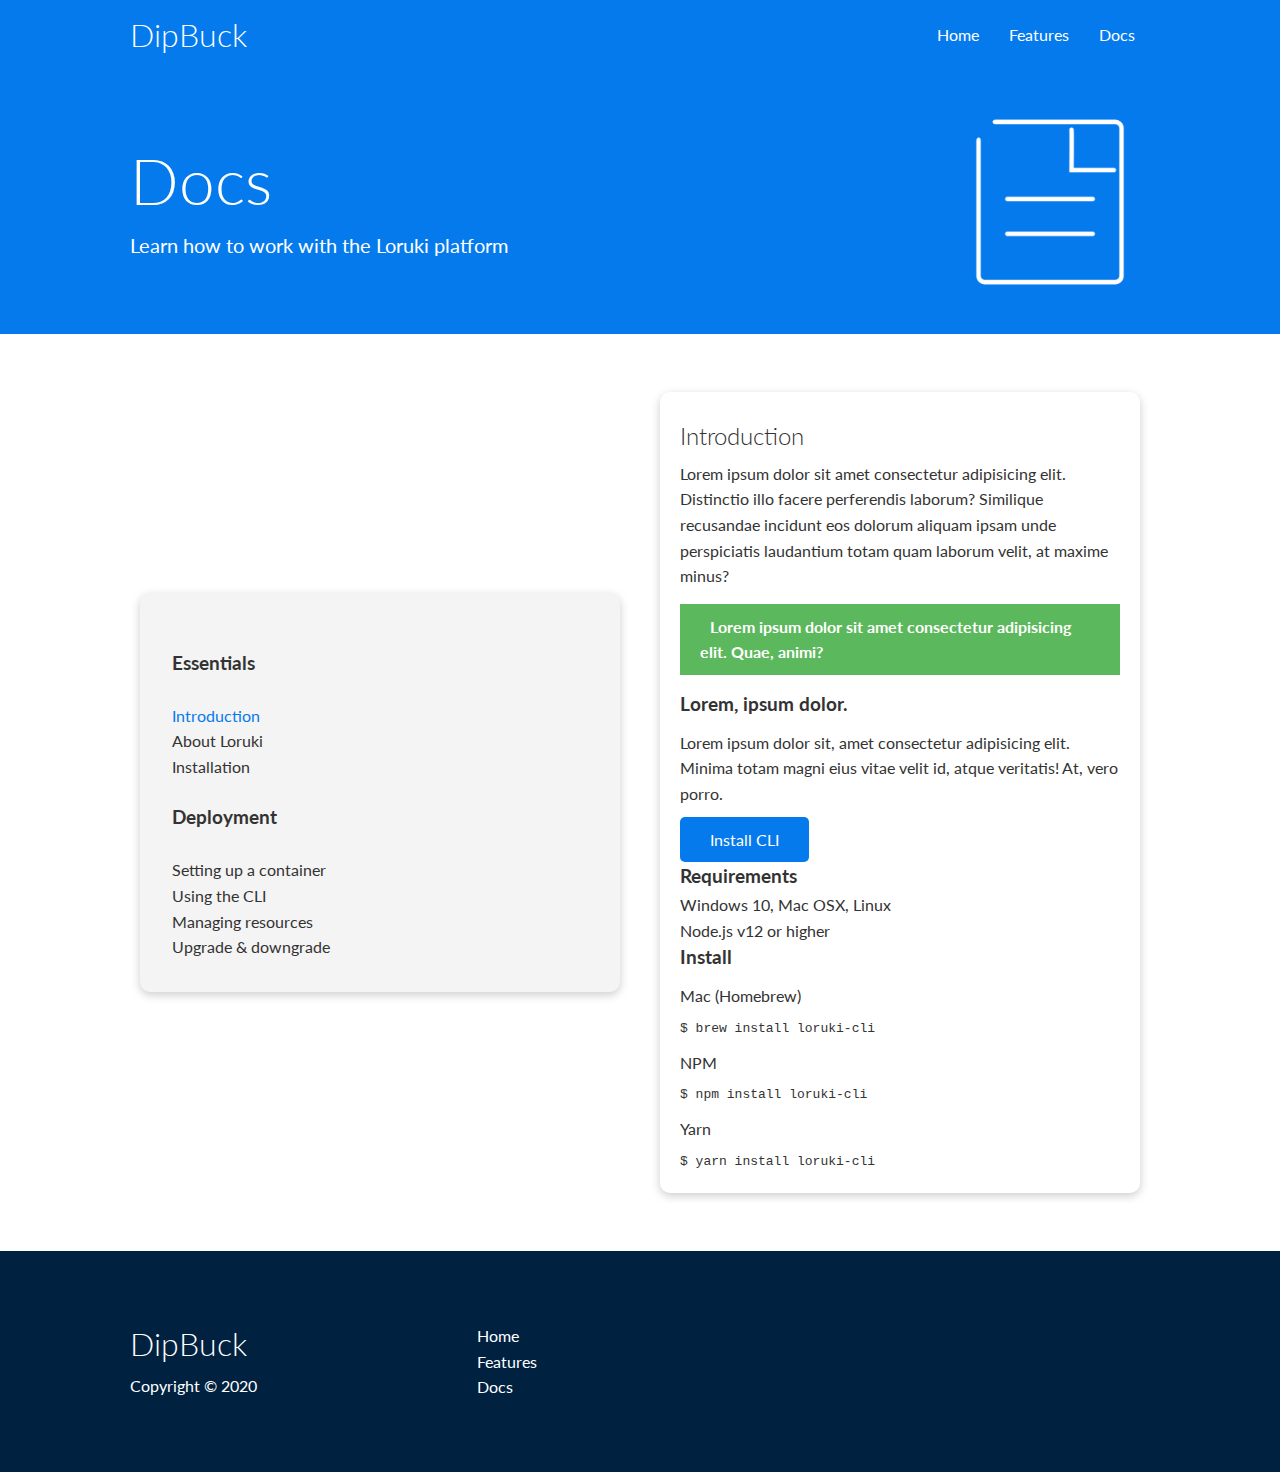
<file: docs.html>
<!DOCTYPE html>
<html lang="en">

<head>
    <meta charset="UTF-8">
    <meta name="viewport" content="width=device-width, initial-scale=1.0">
    <link rel="stylesheet" href="https://cdnjs.cloudflare.com/ajax/libs/font-awesome/5.15.1/css/all.min.css"
        integrity="sha512-+4zCK9k+qNFUR5X+cKL9EIR+ZOhtIloNl9GIKS57V1MyNsYpYcUrUeQc9vNfzsWfV28IaLL3i96P9sdNyeRssA=="
        crossorigin="anonymous" />
    <link rel="stylesheet" href="styles/style.css">
    <link rel="stylesheet" href="styles/utilities.css">
    <title>DipBuck | Cloud Hosting For Everyone</title>
</head>

<body>
    <!-- Navbar -->
    <div class="navbar">
        <div class="container flex">
            <h1 class="logo">DipBuck</h1>
            <nav>
                <ul>
                    <li><a href="index.html">Home</a></li>
                    <li><a href="features.html">Features</a></li>
                    <li><a href="docs.html">Docs</a></li>
                </ul>
            </nav>
        </div>
    </div>

    <!-- Head -->
    <section class="docs-head bg-primary py-3">
        <div class="container grid">
            <div>
                <h1 class="xl">Docs</h1>
                <p class="lead">
                    Learn how to work with the Loruki platform
                </p>
            </div>
            <img src="images/docs.png" alt="">
        </div>
    </section>

    <!-- Docs main -->
    <section class="docs-main my-4">
        <div class="container grid">
            <div class="card bg-light p-3">
                <h3 class="my-2">Essentials</h3>
                <nav>
                    <ul>
                        <li><a class="text-primary" href="#">Introduction</a></li>
                        <li><a href="#">About Loruki</a></li>
                        <li><a href="#">Installation</a></li>
                    </ul>
                </nav>

                <h3 class="my-2">Deployment</h3>
                <nav>
                    <ul>
                        <li><a href="#">Setting up a container</a></li>
                        <li><a href="#">Using the CLI</a></li>
                        <li><a href="#">Managing resources</a></li>
                        <li><a href="#">Upgrade & downgrade</a></li>
                    </ul>
                </nav>
            </div>
            <div class="card">
                <h2>Introduction</h2>
                <p>Lorem ipsum dolor sit amet consectetur adipisicing elit. Distinctio illo facere perferendis laborum?
                    Similique recusandae incidunt eos dolorum aliquam ipsam unde perspiciatis laudantium totam quam
                    laborum velit, at maxime minus?</p>

                <div class="alert alert-success">
                    <i class="fas fa-info"></i> Lorem ipsum dolor sit amet consectetur adipisicing elit. Quae, animi?
                </div>

                <h3>Lorem, ipsum dolor.</h3>
                <p>Lorem ipsum dolor sit, amet consectetur adipisicing elit. Minima totam magni eius vitae velit id,
                    atque veritatis! At, vero porro.</p>
                <a href="#" class="btn btn-primary">Install CLI</a>

                <h3>Requirements</h3>
                <ul>
                    <li>Windows 10, Mac OSX, Linux</li>
                    <li>Node.js v12 or higher</li>
                </ul>

                <h3>Install</h3>
                <p>Mac (Homebrew)</p>
                <pre><code>$ brew install loruki-cli</code></pre>
                <p>NPM</p>
                <pre><code>$ npm install loruki-cli</code></pre>
                <p>Yarn</p>
                <pre><code>$ yarn install loruki-cli</code></pre>

            </div>
        </div>
    </section>

    <!-- Footer -->
    <footer class="footer bg-dark py-5">
        <div class="container grid grid-3">
            <div>
                <h1>DipBuck
                </h1>
                <p>Copyright &copy; 2020</p>
            </div>
            <nav>
                <ul>
                    <li><a href="index.html">Home</a></li>
                    <li><a href="features.html">Features</a></li>
                    <li><a href="docs.html">Docs</a></li>
                </ul>
            </nav>
            <div class="social">
                <a href="#"><i class="fab fa-github fa-2x"></i></a>
                <a href="#"><i class="fab fa-facebook fa-2x"></i></a>
                <a href="#"><i class="fab fa-instagram fa-2x"></i></a>
                <a href="#"><i class="fab fa-twitter fa-2x"></i></a>
            </div>
        </div>
    </footer>
</body>

</html>
</file>
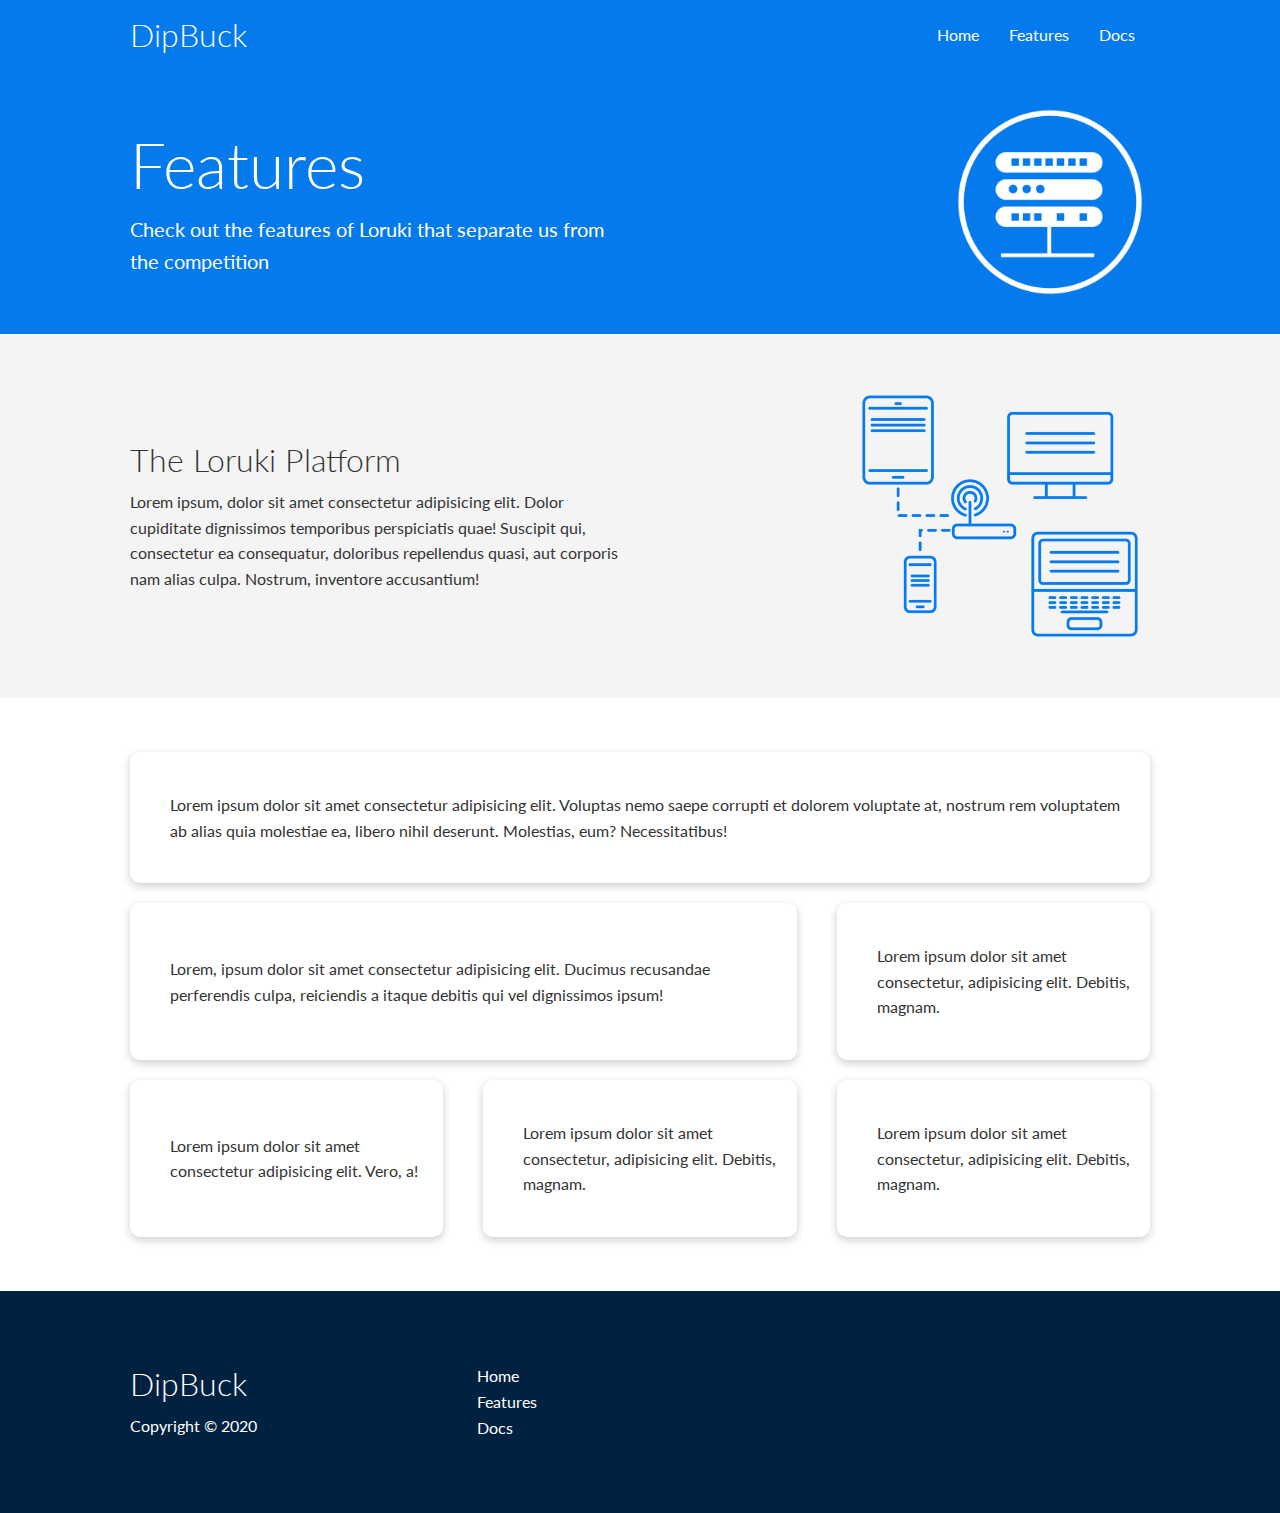
<file: features.html>
<!DOCTYPE html>
<html lang="en">

<head>
    <meta charset="UTF-8">
    <meta name="viewport" content="width=device-width, initial-scale=1.0">
    <link rel="stylesheet" href="https://cdnjs.cloudflare.com/ajax/libs/font-awesome/5.15.1/css/all.min.css"
        integrity="sha512-+4zCK9k+qNFUR5X+cKL9EIR+ZOhtIloNl9GIKS57V1MyNsYpYcUrUeQc9vNfzsWfV28IaLL3i96P9sdNyeRssA=="
        crossorigin="anonymous" />
    <link rel="stylesheet" href="styles/style.css">
    <link rel="stylesheet" href="styles/utilities.css">
    <title>DipBuck | Cloud Hosting For Everyone</title>
</head>

<body>
    <!-- Navbar -->
    <div class="navbar">
        <div class="container flex">
            <h1 class="logo">DipBuck</h1>
            <nav>
                <ul>
                    <li><a href="index.html">Home</a></li>
                    <li><a href="features.html">Features</a></li>
                    <li><a href="docs.html">Docs</a></li>
                </ul>
            </nav>
        </div>
    </div>

    <!-- Head -->
    <section class="features-head bg-primary py-3">
        <div class="container grid">
            <div>
                <h1 class="xl">Features</h1>
                <p class="lead">
                    Check out the features of Loruki that separate us from the
                    competition
                </p>
            </div>
            <img src="images/server.png" alt="">
        </div>
    </section>

    <!-- Sub head -->
    <section class="features-sub-head bg-light py-3">
        <div class="container grid">
            <div>
                <h1 class="md">The Loruki Platform</h1>
                <p>
                    Lorem ipsum, dolor sit amet consectetur adipisicing elit. Dolor cupiditate dignissimos temporibus
                    perspiciatis quae! Suscipit qui, consectetur ea consequatur, doloribus repellendus quasi, aut
                    corporis nam alias culpa. Nostrum, inventore accusantium!
                </p>
            </div>
            <img src="images/server2.png" alt="">
        </div>
    </section>

    <section class="features-main my-2">
        <div class="container grid grid-3">
            <div class="card flex">
                <i class="fas fa-server fa-3x"></i>
                <p>Lorem ipsum dolor sit amet consectetur adipisicing elit. Voluptas nemo saepe corrupti et dolorem
                    voluptate at, nostrum rem voluptatem ab alias quia molestiae ea, libero nihil deserunt. Molestias,
                    eum? Necessitatibus!</p>
            </div>
            <div class="card flex">
                <i class="fas fa-network-wired fa-3x"></i>
                <p>
                    Lorem, ipsum dolor sit amet consectetur adipisicing elit. Ducimus
                    recusandae perferendis culpa, reiciendis a itaque debitis qui vel
                    dignissimos ipsum!
                </p>
            </div>
            <div class="card flex">
                <i class="fas fa-laptop-code fa-3x"></i>
                <p>
                    Lorem ipsum dolor sit amet consectetur, adipisicing elit. Debitis,
                    magnam.
                </p>
            </div>
            <div class="card flex">
                <i class="fas fa-database fa-3x"></i>
                <p>
                    Lorem ipsum dolor sit amet consectetur adipisicing elit. Vero, a!
                </p>
            </div>
            <div class="card flex">
                <i class="fas fa-power-off fa-3x"></i>
                <p>
                    Lorem ipsum dolor sit amet consectetur, adipisicing elit. Debitis,
                    magnam.
                </p>
            </div>
            <div class="card flex">
                <i class="fas fa-upload fa-3x"></i>
                <p>
                    Lorem ipsum dolor sit amet consectetur, adipisicing elit. Debitis,
                    magnam.
                </p>
            </div>
        </div>
    </section>

    <!-- Footer -->
    <footer class="footer bg-dark py-5">
        <div class="container grid grid-3">
            <div>
                <h1>DipBuck
                </h1>
                <p>Copyright &copy; 2020</p>
            </div>
            <nav>
                <ul>
                    <li><a href="index.html">Home</a></li>
                    <li><a href="features.html">Features</a></li>
                    <li><a href="docs.html">Docs</a></li>
                </ul>
            </nav>
            <div class="social">
                <a href="#"><i class="fab fa-github fa-2x"></i></a>
                <a href="#"><i class="fab fa-facebook fa-2x"></i></a>
                <a href="#"><i class="fab fa-instagram fa-2x"></i></a>
                <a href="#"><i class="fab fa-twitter fa-2x"></i></a>
            </div>
        </div>
    </footer>
</body>

</html>
</file>
<file: styles/style.css>
/* google fonts  */
@import url('https://fonts.googleapis.com/css2?family=Epilogue&family=Lato:wght@300&family=Poppins:wght@500;700&display=swap');

:root{
    --primary-color: #047aed;
    --secondary-color: #1c3fa8;
    --dark-color: #002240;
    --light-color: #f4f4f4;
    --success-color: #5cb85c;
    --error-color: #d9534f;

}


* {
    box-sizing: border-box;
    padding: 0;
    margin: 0;
}

body {
    font-family: 'Lato', sans-serif;
    color: #333;
    line-height: 1.6;
}
ul{
    list-style-type: none;
}
a{
    text-decoration: none;
    color: #333;
}
h1, h2{
    font-weight: 300;
    line-height: 1.2;
    margin: 10px 0;

}
p{
    margin: 10px 0;
}
img{
    width: 100%;
}

/* nav bar  */
.navbar{
    background-color: var(--primary-color);
    color: #fff;
    height: 70px;
}
.navbar ul{
    display: flex;
}
.navbar a{
    color: #fff;
    padding: 10px;
    margin: 0 5px;
}
.navbar a:hover{
    border-bottom: 2px #fff solid;
}
.navbar .flex{
    justify-content: space-between;
}

/* Showcase */
.showcase{
    height: 400px;
    background-color: var(--primary-color);
    color: #fff;
    position: relative;
}

.showcase h1{
    font-size: 40px;
}
.showcase p{
    margin: 20px 0;
}
.showcase .grid{
    grid-template-columns: 55% 45%;
    gap: 30px;
    overflow: visible;
}

.showcase-form{
    position: relative;
    top:60px;
    width: 400px;
    height: 350px;
    z-index: 100;
}
.showcase-form .form-control{
    margin: 30px 0;
}


.showcase-form input[type="text"],
.showcase-form input[type="email"]{
    border: 0;
    border-bottom: 1px solid #b4becb;
    width: 100%;
    padding: 3px;
    font-size: 16px;
    
}
.showcase-form input:focus{
    outline: none;
}
.showcase::before,
.showcase::after{
    content: '';
    position: absolute;
    height: 100px;
    bottom: -70px;
    right: 0;
    left: 0;
    background-color: #fff;
    transform: skewY(-3deg);
    -webkit-transform: skewY(-3deg);
    -moz-transform: skewY(-3deg);
    -ms-transform: skewY(-3deg);

}
/* stats */
.stats {
    padding-top: 100px;
    animation: slideInFromBottom 1s ease-in;
}

.stats-heading {
    /* max-width: 500px; */
    width: 100%;
    padding-left: 10%;
    padding-right: 10%; 
}

.stats .grid h3 {
    font-size: 35px;
}

.stats .grid p {
    font-size: 20px;
    font-weight: bold;
}

/* cli  */
/* .cli .grid {
    grid-template-columns: repeat(3, 1fr);
    grid-template-rows: repeat(2, 1fr);
}

.cli .grid > *:first-child {
    grid-column: 1 / span 2;
    grid-row: 1 / span 2;
} */

.cli .grid {
    grid-template-columns: repeat(3, 1fr);
    grid-template-rows: repeat(2, 1fr);
}

.cli .grid > *:first-child {
    grid-column: 1 / span 2;
    grid-row: 1 / span 2;
}

/* Cloud */
.cloud .grid {
    grid-template-columns: 4fr 3fr;
}

/* Languages */

.languages .flex {
    flex-wrap: wrap;
}

.languages .card {
    text-align: center;
    margin: 18px 10px 40px;
    transition: transform 0.2s ease-in;
}

.languages .card h4 {
    font-size: 20px;
    margin-bottom: 10px;
}

.languages .card:hover {
    transform: translateY(-15px);
}
/* Features */
.features-head img,
.docs-head img {
    width: 200px;
    justify-self: flex-end;
}

.features-sub-head img {
    width: 300px;
    justify-self: flex-end;
}

.features-main .card>i {
    margin-right: 20px;
}

.features-main .grid {
    padding: 30px;
}

.features-main .grid>*:first-child {
    grid-column: 1 / span 3;
}

.features-main .grid>*:nth-child(2) {
    grid-column: 1 / span 2;
}

/* Footer */
.footer .social a {
    margin: 0 10px;
}

.fa-github:hover {
    color: #000000;
}

.fa-facebook:hover {
    color: #1773EA;
}

.fa-instagram:hover {
    color: #B32E87;
}

.fa-twitter:hover {
    color: #1C9CEA;
}

/* Animations */
@keyframes slideInFromLeft {
    0% {
        transform: translateX(-100%);
    }

    100% {
        transform: translateX(0);
    }
}

@keyframes slideInFromRight {
    0% {
        transform: translateX(100%);
    }

    100% {
        transform: translateX(0);
    }
}

@keyframes slideInFromTop {
    0% {
        transform: translateY(-100%);
    }

    100% {
        transform: translateX(0);
    }
}

@keyframes slideInFromBottom {
    0% {
        transform: translateY(100%);
    }

    100% {
        transform: translateX(0);
    }
}

/* Tablets and under */
@media (max-width: 768px) {

    .grid,
    .showcase .grid,
    .stats .grid,
    .cli .grid,
    .cloud .grid,
    .features-main .grid,
    .docs-main .grid {
        grid-template-columns: 1fr;
        grid-template-rows: 1fr;
    }

    .showcase {
        height: auto;
    }

    .showcase-text {
        text-align: center;
        margin-top: 40px;
        animation: slideInFromTop 1s ease-in;
    }

    .showcase-form {
        justify-self: center;
        margin: auto;
        animation: slideInFromBottom 1s ease-in;
    }

    .cli .grid>*:first-child {
        grid-column: 1;
        grid-row: 1;
    }

    .features-head,
    .features-sub-head,
    .docs-head {
        text-align: center;
    }

    .features-head img,
    .features-sub-head img,
    .docs-head img {
        justify-self: center;
    }

    .features-main .grid>*:first-child,
    .features-main .grid>*:nth-child(2) {
        grid-column: 1;
    }
}

/* Mobile */
@media (max-width: 500px) {
    .navbar {
        height: 110px;
    }

    .navbar .flex {
        flex-direction: column;
    }

    .navbar ul {
        padding: 10px;
        background-color: rgba(0, 0, 0, 0.1);
    }

    .showcase-form {
        width: 300px;
    }
   
}
</file>
<file: styles/utilities.css>
.container {
    max-width: 1100px;
    margin: 0 auto;
    overflow: auto;
    padding: 0 40px;
}

.card {
    background-color: #fff;
    color: #333;
    border-radius: 10px;
    box-shadow: 0 3px 10px rgba(0, 0, 0, 0.2);
    padding: 20px;
    margin: 10px;
}

.btn {
    display: inline-block;
    padding: 10px 30px;
    cursor: pointer;
    background: var(--primary-color);
    color: #fff;
    border: none;
    border-radius: 5px;
}

.btn-outline {
    background-color: transparent;
    border: 1px #fff solid;
}

.btn:hover {
    transform: scale(0.98);
}

/* Backgrounds & colored buttons */
.bg-primary,
.btn-primary {
    background-color: var(--primary-color);
    color: #fff;
}

.bg-secondary,
.btn-secondary {
    background-color: var(--secondary-color);
    color: #fff;
}

.bg-dark,
.btn-dark {
    background-color: var(--dark-color);
    color: #fff;
}

.bg-light,
.btn-light {
    background-color: var(--light-color);
    color: #333;
}

.bg-primary a,
.btn-primary a,
.bg-secondary a,
.btn-secondary a,
.bg-dark a,
.btn-dark a {
    color: #fff;
}

/* Text colors */
.text-primary {
    color: var(--primary-color);
}

.text-secondary {
    color: var(--secondary-color);
}

.text-dark {
    color: var(--dark-color);
}

.text-light {
    color: var(--light-color);
}

/* Text sizes */
.lead {
    font-size: 20px;
}

.sm {
    font-size: 1rem;
}

.md {
    font-size: 2rem;
}

.lg {
    font-size: 3rem;
}

.xl {
    font-size: 4rem;
}

.text-center {
    text-align: center;
}

/* Alert */
.alert {
    background-color: var(--light-color);
    padding: 10px 20px;
    font-weight: bold;
    margin: 15px 0;
}

.alert i {
    margin-right: 10px;
}

.alert-success {
    background-color: var(--success-color);
    color: #fff;
}

.alert-error {
    background-color: var(--error-color);
    color: #fff;
}

.flex {
    display: flex;
    justify-content: center;
    align-items: center;
    height: 100%;
}

.grid {
    display: grid;
    grid-template-columns: repeat(2, 1fr);
    gap: 20px;
    justify-content: center;
    align-items: center;
    height: 100%;
}

.grid-3 {
    grid-template-columns: repeat(3, 1fr);
}

/* Margin */
.my-1 {
    margin: 1rem 0;
}

.my-2 {
    margin: 1.5rem 0;
}

.my-3 {
    margin: 2rem 0;
}

.my-4 {
    margin: 3rem 0;
}

.my-5 {
    margin: 4rem 0;
}

.m-1 {
    margin: 1rem;
}

.m-2 {
    margin: 1.5rem;
}

.m-3 {
    margin: 2rem;
}

.m-4 {
    margin: 3rem;
}

.m-5 {
    margin: 4rem;
}

/* Padding */
.py-1 {
    padding: 1rem 0;
}

.py-2 {
    padding: 1.5rem 0;
}

.py-3 {
    padding: 2rem 0;
}

.py-4 {
    padding: 3rem 0;
}

.py-5 {
    padding: 4rem 0;
}

.p-1 {
    padding: 1rem;
}

.p-2 {
    padding: 1.5rem;
}

.p-3 {
    padding: 2rem;
}

.p-4 {
    padding: 3rem;
}

.p-5 {
    padding: 4rem;
}
</file>
